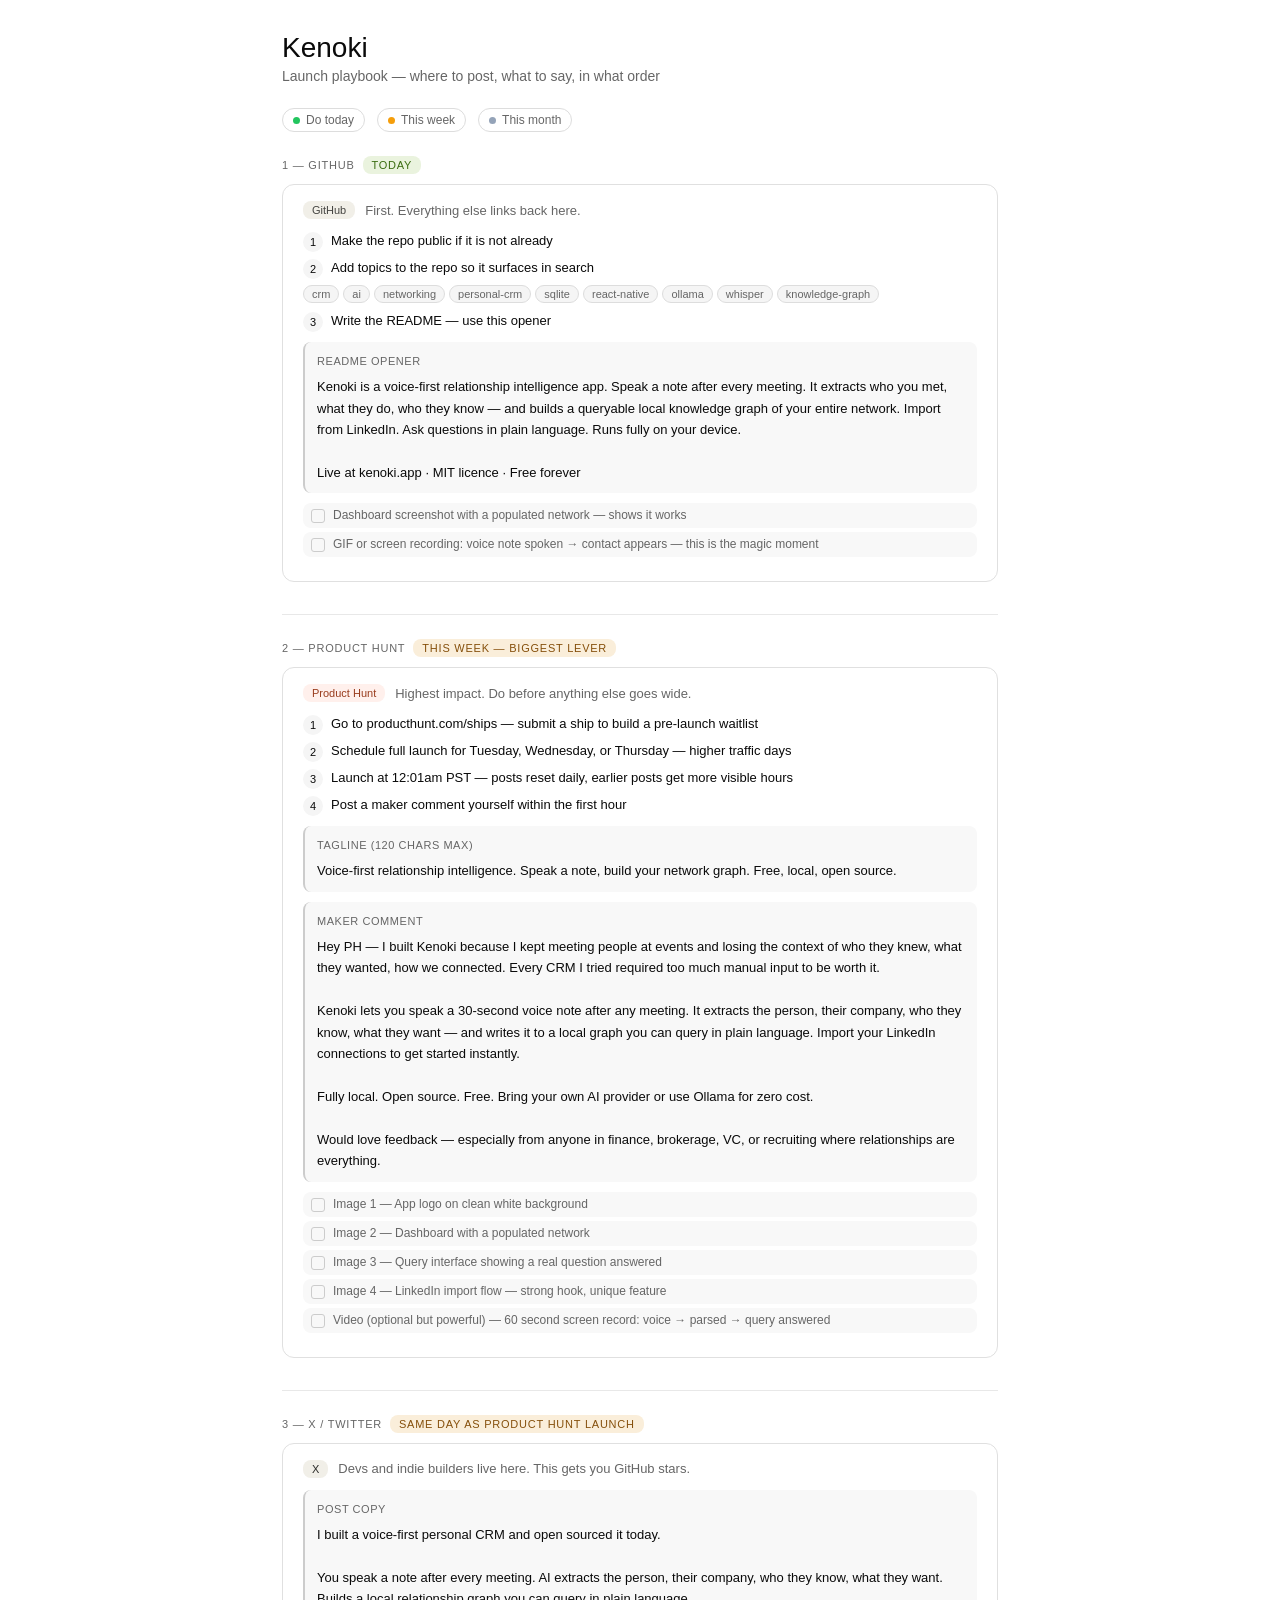
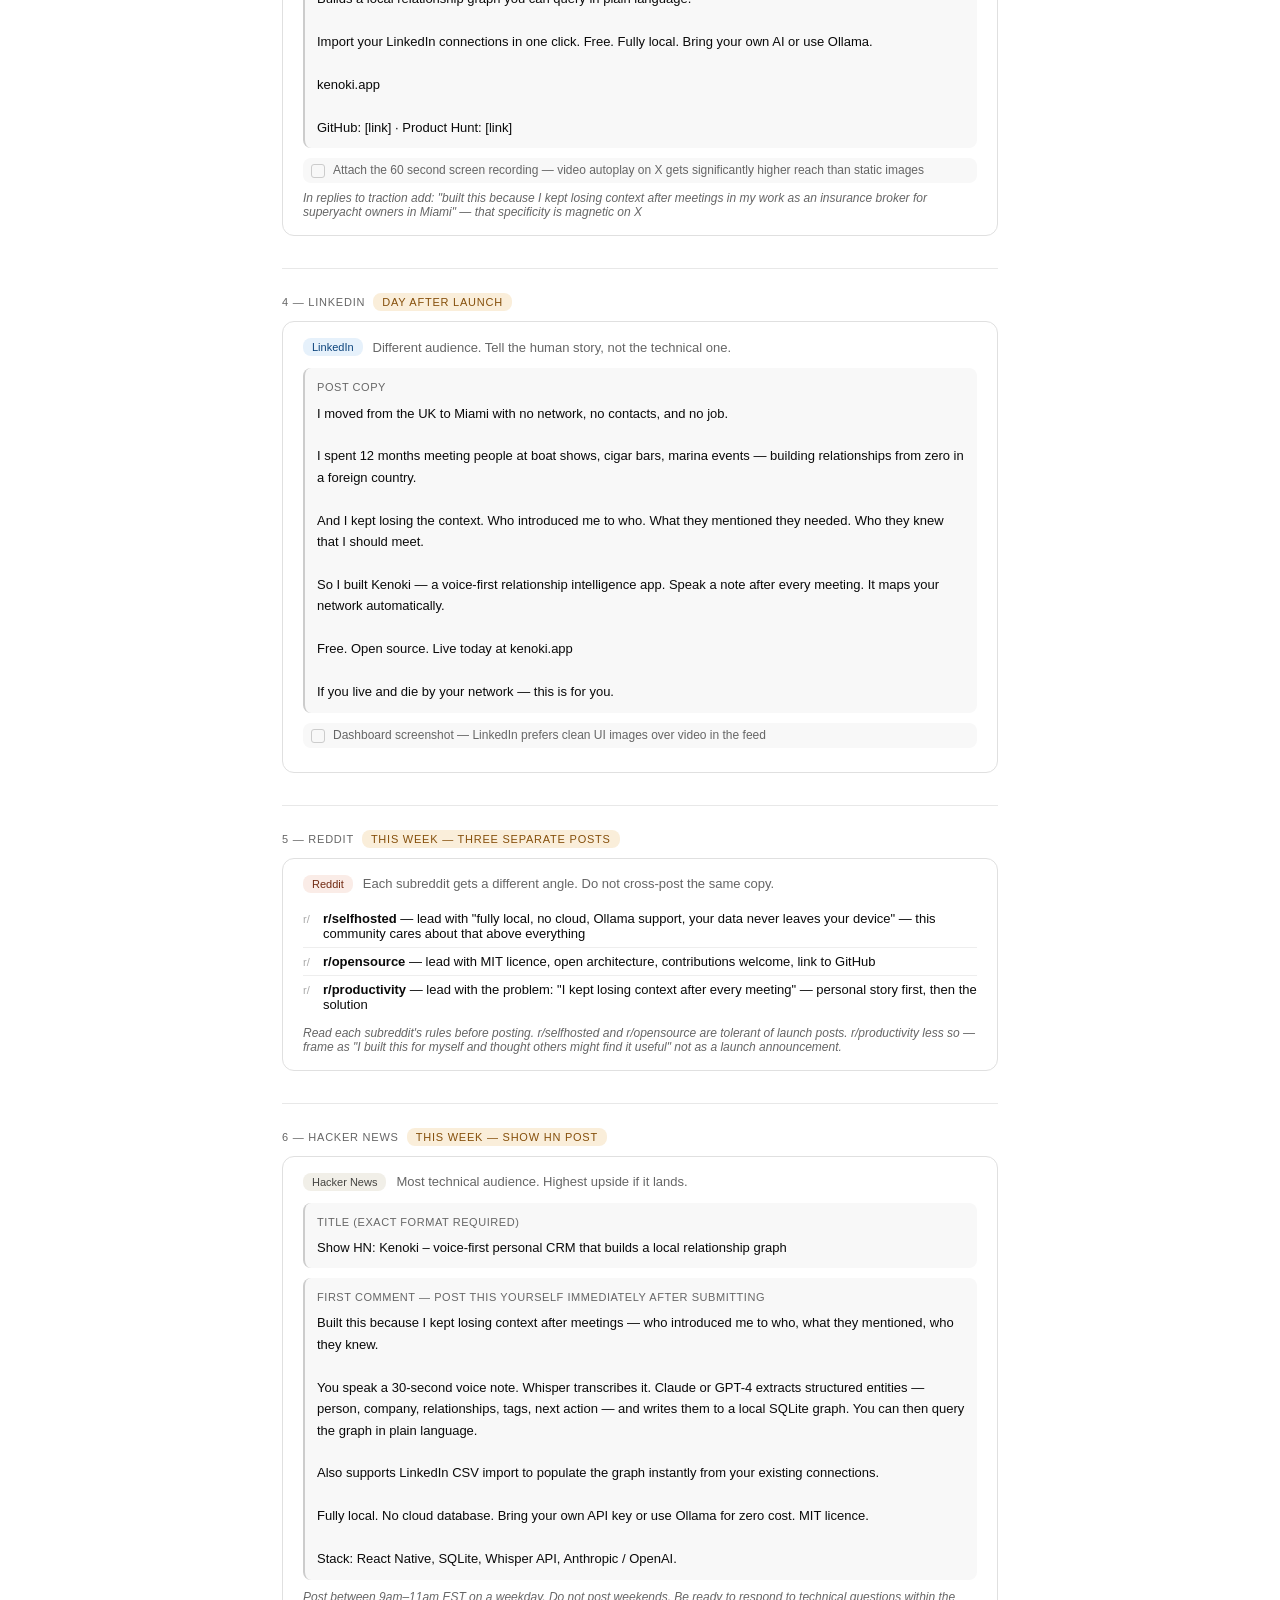
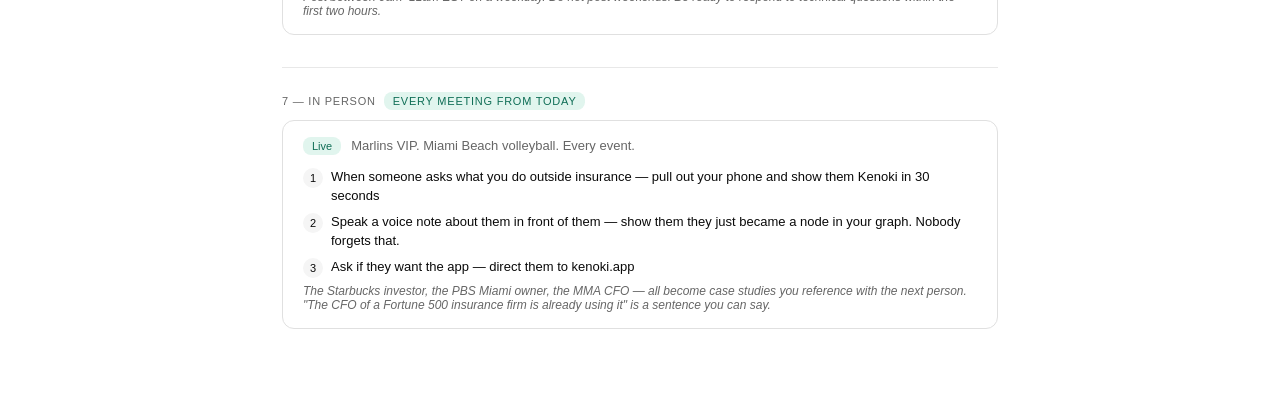
<file: docs/launch-playbook.html>
<!DOCTYPE html>
<html lang="en">
<head>
<meta charset="UTF-8">
<meta name="viewport" content="width=device-width, initial-scale=1.0">
<title>Kenoki — Launch Playbook</title>
<style>
  *, *::before, *::after { box-sizing: border-box; margin: 0; padding: 0; }
  body { font-family: -apple-system, BlinkMacSystemFont, "Segoe UI", Helvetica, Arial, sans-serif; background: #fff; color: #0A0A0A; padding: 2rem; max-width: 780px; margin: 0 auto; }
  h1 { font-size: 28px; font-weight: 500; margin-bottom: 4px; }
  .sub { font-size: 14px; color: #666; margin-bottom: 1.5rem; }
  .legend { display: flex; gap: 12px; flex-wrap: wrap; margin-bottom: 1.5rem; }
  .chip { display: flex; align-items: center; gap: 6px; font-size: 12px; color: #666; padding: 4px 10px; border: 0.5px solid #ddd; border-radius: 20px; }
  .dot { width: 7px; height: 7px; border-radius: 50%; flex-shrink: 0; }
  .d-green { background: #22C55E; } .d-amber { background: #F59E0B; } .d-gray { background: #94A3B8; }
  .section { margin-bottom: 2rem; }
  .sec-label { font-size: 11px; font-weight: 500; color: #666; letter-spacing: .07em; text-transform: uppercase; margin-bottom: 10px; display: flex; align-items: center; gap: 8px; }
  .card { background: #fff; border: 0.5px solid #e0e0e0; border-radius: 12px; padding: 1rem 1.25rem; margin-bottom: 10px; }
  .card-head { display: flex; align-items: center; gap: 10px; margin-bottom: 12px; }
  .badge { font-size: 11px; font-weight: 500; padding: 3px 9px; border-radius: 8px; }
  .b-ph { background: #FFF0EC; color: #993C1D; }
  .b-gh { background: #F1EFE8; color: #444441; }
  .b-li { background: #E6F1FB; color: #0C447C; }
  .b-x  { background: #F1EFE8; color: #2C2C2A; }
  .b-rd { background: #FAECE7; color: #712B13; }
  .b-now  { background: #EAF3DE; color: #3B6D11; }
  .b-week { background: #FAEEDA; color: #854F0B; }
  .b-live { background: #E1F5EE; color: #0F6E56; }
  .step { display: flex; gap: 8px; align-items: flex-start; margin-bottom: 6px; }
  .sn { width: 20px; height: 20px; min-width: 20px; border-radius: 50%; background: #f5f5f5; display: flex; align-items: center; justify-content: center; font-size: 11px; font-weight: 500; color: #0A0A0A; margin-top: 1px; }
  .step-txt { font-size: 13px; color: #0A0A0A; line-height: 1.5; }
  .copy { background: #f8f8f8; border-radius: 8px; padding: 10px 12px; font-size: 13px; color: #0A0A0A; line-height: 1.65; margin: 10px 0; border-left: 2px solid #ccc; }
  .copy-label { font-size: 11px; font-weight: 500; color: #666; margin-bottom: 6px; text-transform: uppercase; letter-spacing: .05em; }
  .img-row { display: flex; flex-direction: column; gap: 4px; margin: 8px 0; }
  .img-item { display: flex; align-items: flex-start; gap: 8px; font-size: 12px; color: #666; padding: 5px 8px; background: #f8f8f8; border-radius: 8px; }
  .img-sq { width: 14px; height: 14px; min-width: 14px; border: 1px solid #ccc; border-radius: 3px; margin-top: 1px; }
  .divider { border: none; border-top: 0.5px solid #e8e8e8; margin: 1.5rem 0; }
  .tag-row { display: flex; flex-wrap: wrap; gap: 4px; margin: 6px 0; }
  .tag { font-size: 11px; padding: 2px 8px; border-radius: 12px; background: #f5f5f5; color: #666; border: 0.5px solid #ddd; }
  .checklist { list-style: none; }
  .cl-item { display: flex; gap: 8px; align-items: flex-start; padding: 6px 0; border-bottom: 0.5px solid #eee; font-size: 13px; color: #0A0A0A; }
  .cl-item:last-child { border-bottom: none; }
  .cl-mark { color: #aaa; font-size: 11px; margin-top: 2px; min-width: 12px; }
  .note { font-size: 12px; color: #666; font-style: italic; margin-top: 6px; }
</style>
</head>
<body>

<h1>Kenoki</h1>
<div class="sub">Launch playbook — where to post, what to say, in what order</div>

<div class="legend">
  <div class="chip"><div class="dot d-green"></div>Do today</div>
  <div class="chip"><div class="dot d-amber"></div>This week</div>
  <div class="chip"><div class="dot d-gray"></div>This month</div>
</div>

<div class="section">
  <div class="sec-label"><span>1 — GitHub</span><span class="badge b-now">Today</span></div>
  <div class="card">
    <div class="card-head">
      <span class="badge b-gh">GitHub</span>
      <span style="font-size:13px;color:#666">First. Everything else links back here.</span>
    </div>
    <div class="step"><div class="sn">1</div><div class="step-txt">Make the repo public if it is not already</div></div>
    <div class="step"><div class="sn">2</div><div class="step-txt">Add topics to the repo so it surfaces in search</div></div>
    <div class="tag-row"><span class="tag">crm</span><span class="tag">ai</span><span class="tag">networking</span><span class="tag">personal-crm</span><span class="tag">sqlite</span><span class="tag">react-native</span><span class="tag">ollama</span><span class="tag">whisper</span><span class="tag">knowledge-graph</span></div>
    <div class="step" style="margin-top:8px"><div class="sn">3</div><div class="step-txt">Write the README — use this opener</div></div>
    <div class="copy">
      <div class="copy-label">README opener</div>
      Kenoki is a voice-first relationship intelligence app. Speak a note after every meeting. It extracts who you met, what they do, who they know — and builds a queryable local knowledge graph of your entire network. Import from LinkedIn. Ask questions in plain language. Runs fully on your device.<br><br>
      Live at kenoki.app &middot; MIT licence &middot; Free forever
    </div>
    <div class="img-row">
      <div class="img-item"><div class="img-sq"></div>Dashboard screenshot with a populated network — shows it works</div>
      <div class="img-item"><div class="img-sq"></div>GIF or screen recording: voice note spoken &rarr; contact appears — this is the magic moment</div>
    </div>
  </div>
</div>

<hr class="divider">

<div class="section">
  <div class="sec-label"><span>2 — Product Hunt</span><span class="badge b-week">This week — biggest lever</span></div>
  <div class="card">
    <div class="card-head">
      <span class="badge b-ph">Product Hunt</span>
      <span style="font-size:13px;color:#666">Highest impact. Do before anything else goes wide.</span>
    </div>
    <div class="step"><div class="sn">1</div><div class="step-txt">Go to producthunt.com/ships — submit a ship to build a pre-launch waitlist</div></div>
    <div class="step"><div class="sn">2</div><div class="step-txt">Schedule full launch for Tuesday, Wednesday, or Thursday — higher traffic days</div></div>
    <div class="step"><div class="sn">3</div><div class="step-txt">Launch at 12:01am PST — posts reset daily, earlier posts get more visible hours</div></div>
    <div class="step"><div class="sn">4</div><div class="step-txt">Post a maker comment yourself within the first hour</div></div>
    <div class="copy">
      <div class="copy-label">Tagline (120 chars max)</div>
      Voice-first relationship intelligence. Speak a note, build your network graph. Free, local, open source.
    </div>
    <div class="copy">
      <div class="copy-label">Maker comment</div>
      Hey PH — I built Kenoki because I kept meeting people at events and losing the context of who they knew, what they wanted, how we connected. Every CRM I tried required too much manual input to be worth it.<br><br>
      Kenoki lets you speak a 30-second voice note after any meeting. It extracts the person, their company, who they know, what they want — and writes it to a local graph you can query in plain language. Import your LinkedIn connections to get started instantly.<br><br>
      Fully local. Open source. Free. Bring your own AI provider or use Ollama for zero cost.<br><br>
      Would love feedback — especially from anyone in finance, brokerage, VC, or recruiting where relationships are everything.
    </div>
    <div class="img-row">
      <div class="img-item"><div class="img-sq"></div>Image 1 — App logo on clean white background</div>
      <div class="img-item"><div class="img-sq"></div>Image 2 — Dashboard with a populated network</div>
      <div class="img-item"><div class="img-sq"></div>Image 3 — Query interface showing a real question answered</div>
      <div class="img-item"><div class="img-sq"></div>Image 4 — LinkedIn import flow — strong hook, unique feature</div>
      <div class="img-item"><div class="img-sq"></div>Video (optional but powerful) — 60 second screen record: voice &rarr; parsed &rarr; query answered</div>
    </div>
  </div>
</div>

<hr class="divider">

<div class="section">
  <div class="sec-label"><span>3 — X / Twitter</span><span class="badge b-week">Same day as Product Hunt launch</span></div>
  <div class="card">
    <div class="card-head">
      <span class="badge b-x">X</span>
      <span style="font-size:13px;color:#666">Devs and indie builders live here. This gets you GitHub stars.</span>
    </div>
    <div class="copy">
      <div class="copy-label">Post copy</div>
      I built a voice-first personal CRM and open sourced it today.<br><br>
      You speak a note after every meeting. AI extracts the person, their company, who they know, what they want. Builds a local relationship graph you can query in plain language.<br><br>
      Import your LinkedIn connections in one click. Free. Fully local. Bring your own AI or use Ollama.<br><br>
      kenoki.app<br><br>
      GitHub: [link] &middot; Product Hunt: [link]
    </div>
    <div class="img-row">
      <div class="img-item"><div class="img-sq"></div>Attach the 60 second screen recording — video autoplay on X gets significantly higher reach than static images</div>
    </div>
    <div class="note">In replies to traction add: "built this because I kept losing context after meetings in my work as an insurance broker for superyacht owners in Miami" — that specificity is magnetic on X</div>
  </div>
</div>

<hr class="divider">

<div class="section">
  <div class="sec-label"><span>4 — LinkedIn</span><span class="badge b-week">Day after launch</span></div>
  <div class="card">
    <div class="card-head">
      <span class="badge b-li">LinkedIn</span>
      <span style="font-size:13px;color:#666">Different audience. Tell the human story, not the technical one.</span>
    </div>
    <div class="copy">
      <div class="copy-label">Post copy</div>
      I moved from the UK to Miami with no network, no contacts, and no job.<br><br>
      I spent 12 months meeting people at boat shows, cigar bars, marina events — building relationships from zero in a foreign country.<br><br>
      And I kept losing the context. Who introduced me to who. What they mentioned they needed. Who they knew that I should meet.<br><br>
      So I built Kenoki — a voice-first relationship intelligence app. Speak a note after every meeting. It maps your network automatically.<br><br>
      Free. Open source. Live today at kenoki.app<br><br>
      If you live and die by your network — this is for you.
    </div>
    <div class="img-row">
      <div class="img-item"><div class="img-sq"></div>Dashboard screenshot — LinkedIn prefers clean UI images over video in the feed</div>
    </div>
  </div>
</div>

<hr class="divider">

<div class="section">
  <div class="sec-label"><span>5 — Reddit</span><span class="badge b-week">This week — three separate posts</span></div>
  <div class="card">
    <div class="card-head">
      <span class="badge b-rd">Reddit</span>
      <span style="font-size:13px;color:#666">Each subreddit gets a different angle. Do not cross-post the same copy.</span>
    </div>
    <ul class="checklist">
      <li class="cl-item"><span class="cl-mark">r/</span><div><strong>r/selfhosted</strong> — lead with "fully local, no cloud, Ollama support, your data never leaves your device" — this community cares about that above everything</div></li>
      <li class="cl-item"><span class="cl-mark">r/</span><div><strong>r/opensource</strong> — lead with MIT licence, open architecture, contributions welcome, link to GitHub</div></li>
      <li class="cl-item"><span class="cl-mark">r/</span><div><strong>r/productivity</strong> — lead with the problem: "I kept losing context after every meeting" — personal story first, then the solution</div></li>
    </ul>
    <div class="note" style="margin-top:8px">Read each subreddit's rules before posting. r/selfhosted and r/opensource are tolerant of launch posts. r/productivity less so — frame as "I built this for myself and thought others might find it useful" not as a launch announcement.</div>
  </div>
</div>

<hr class="divider">

<div class="section">
  <div class="sec-label"><span>6 — Hacker News</span><span class="badge b-week">This week — Show HN post</span></div>
  <div class="card">
    <div class="card-head">
      <span class="badge b-gh">Hacker News</span>
      <span style="font-size:13px;color:#666">Most technical audience. Highest upside if it lands.</span>
    </div>
    <div class="copy">
      <div class="copy-label">Title (exact format required)</div>
      Show HN: Kenoki – voice-first personal CRM that builds a local relationship graph
    </div>
    <div class="copy">
      <div class="copy-label">First comment — post this yourself immediately after submitting</div>
      Built this because I kept losing context after meetings — who introduced me to who, what they mentioned, who they knew.<br><br>
      You speak a 30-second voice note. Whisper transcribes it. Claude or GPT-4 extracts structured entities — person, company, relationships, tags, next action — and writes them to a local SQLite graph. You can then query the graph in plain language.<br><br>
      Also supports LinkedIn CSV import to populate the graph instantly from your existing connections.<br><br>
      Fully local. No cloud database. Bring your own API key or use Ollama for zero cost. MIT licence.<br><br>
      Stack: React Native, SQLite, Whisper API, Anthropic / OpenAI.
    </div>
    <div class="note">Post between 9am–11am EST on a weekday. Do not post weekends. Be ready to respond to technical questions within the first two hours.</div>
  </div>
</div>

<hr class="divider">

<div class="section">
  <div class="sec-label"><span>7 — In person</span><span class="badge b-live">Every meeting from today</span></div>
  <div class="card">
    <div class="card-head">
      <span class="badge b-live">Live</span>
      <span style="font-size:13px;color:#666">Marlins VIP. Miami Beach volleyball. Every event.</span>
    </div>
    <div class="step"><div class="sn">1</div><div class="step-txt">When someone asks what you do outside insurance — pull out your phone and show them Kenoki in 30 seconds</div></div>
    <div class="step"><div class="sn">2</div><div class="step-txt">Speak a voice note about them in front of them — show them they just became a node in your graph. Nobody forgets that.</div></div>
    <div class="step"><div class="sn">3</div><div class="step-txt">Ask if they want the app — direct them to kenoki.app</div></div>
    <div class="note" style="margin-top:6px">The Starbucks investor, the PBS Miami owner, the MMA CFO — all become case studies you reference with the next person. "The CFO of a Fortune 500 insurance firm is already using it" is a sentence you can say.</div>
  </div>
</div>

</body>
</html>
</file>
